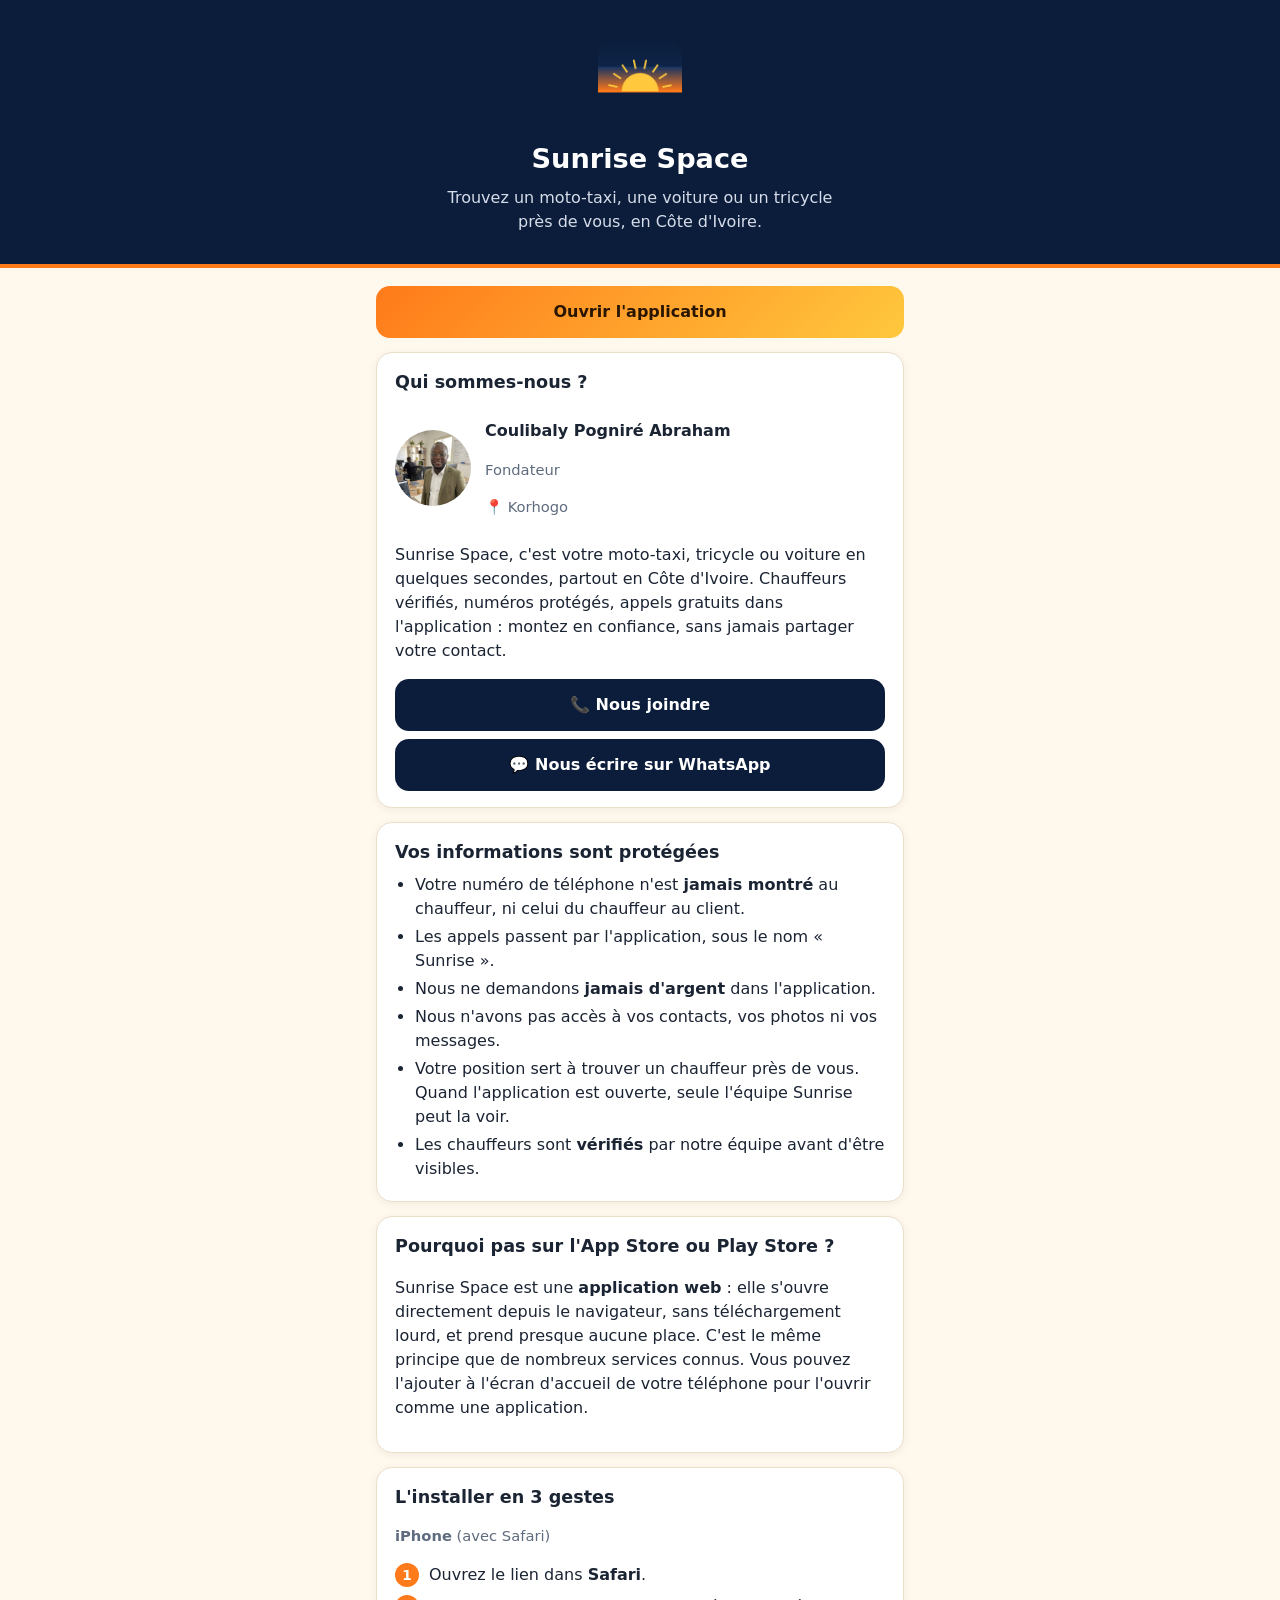
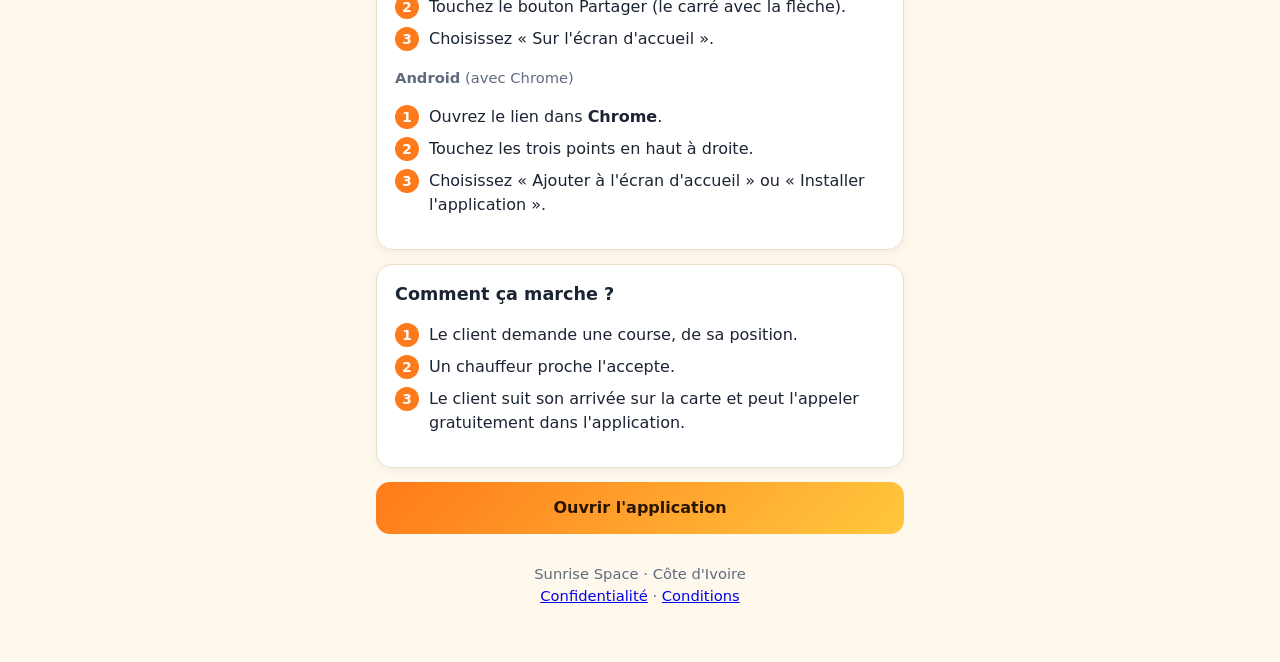
<file: bienvenue.html>
<!doctype html>
<html lang="fr">
<head>
<meta charset="utf-8">
<meta name="viewport" content="width=device-width, initial-scale=1, viewport-fit=cover">
<title>Sunrise Space — Qui sommes-nous ?</title>
<meta name="description" content="Sunrise Space : trouvez un moto-taxi, une voiture ou un tricycle près de vous en Côte d'Ivoire. Vos numéros restent privés.">
<meta name="theme-color" content="#0B1D3A">
<link rel="icon" href="/icon.svg" type="image/svg+xml">
<link rel="icon" href="/favicon-32.png" sizes="32x32" type="image/png">
<style>
:root{--night:#0B1D3A;--sun:#FF7A1A;--gold:#FFC83D;--cream:#FFF8EC;--ink:#1B2433;--muted:#5F6B7E;--line:#EBDFC9}
*{box-sizing:border-box}
body{margin:0;background:var(--cream);color:var(--ink);font:16px/1.5 system-ui,-apple-system,"Segoe UI",Roboto,Arial,sans-serif}
header{background:var(--night);color:#fff;text-align:center;padding:36px 20px 30px;border-bottom:4px solid var(--sun)}
header img{border-radius:20px}
h1{margin:12px 0 6px;font-size:1.7rem}
header p{margin:0 auto;max-width:420px;color:#d6dcea}
main{max-width:560px;margin:0 auto;padding:18px 16px 40px;display:grid;gap:14px}
section{background:#fff;border:1px solid var(--line);border-radius:16px;padding:16px 18px;box-shadow:0 2px 10px rgba(11,29,58,.06)}
h2{margin:0 0 8px;font-size:1.1rem}
ul{margin:6px 0 0;padding-left:20px}li{margin:4px 0}
.btn{display:block;text-align:center;text-decoration:none;font-weight:700;border-radius:14px;padding:14px;background:linear-gradient(135deg,var(--sun),var(--gold));color:#2a1500}
.btn.alt{background:var(--night);color:#fff;margin-top:8px}
.muted{color:var(--muted);font-size:.92rem}
.who{display:flex;gap:14px;align-items:center}
.who img{width:76px;height:76px;border-radius:50%;object-fit:cover;background:#eee;flex:none}
.who img[hidden]{display:none}
.steps{counter-reset:s;list-style:none;padding:0}
.steps li{counter-increment:s;padding-left:34px;position:relative;margin:8px 0}
.steps li:before{content:counter(s);position:absolute;left:0;top:0;width:24px;height:24px;border-radius:50%;background:var(--sun);color:#fff;font-weight:700;text-align:center;line-height:24px;font-size:.85rem}
</style>
</head>
<body>
<header>
  <img src="/icon-192.png" width="84" height="84" alt="Sunrise Space">
  <h1>Sunrise Space</h1>
  <p>Trouvez un moto-taxi, une voiture ou un tricycle près de vous, en Côte d'Ivoire.</p>
</header>
<main>
  <a class="btn" href="/">Ouvrir l'application</a>

  <section>
    <h2>Qui sommes-nous ?</h2>
    <div class="who">
      <img id="photo" alt="" hidden>
      <div>
        <p><b id="nom"></b></p>
        <p class="muted" id="role"></p>
        <p class="muted">📍 <span id="ville"></span></p>
      </div>
    </div>
    <p style="margin-top:10px" id="intro"></p>
    <a class="btn alt" id="tel" href="#">📞 Nous joindre</a>
    <a class="btn alt" id="wa" href="#" target="_blank" rel="noopener">💬 Nous écrire sur WhatsApp</a>
  </section>

  <section>
    <h2>Vos informations sont protégées</h2>
    <ul>
      <li>Votre numéro de téléphone n'est <b>jamais montré</b> au chauffeur, ni celui du chauffeur au client.</li>
      <li>Les appels passent par l'application, sous le nom « Sunrise ».</li>
      <li>Nous ne demandons <b>jamais d'argent</b> dans l'application.</li>
      <li>Nous n'avons pas accès à vos contacts, vos photos ni vos messages.</li>
      <li>Votre position sert à trouver un chauffeur près de vous. Quand l'application est ouverte, seule l'équipe Sunrise peut la voir.</li>
      <li>Les chauffeurs sont <b>vérifiés</b> par notre équipe avant d'être visibles.</li>
    </ul>
  </section>

  <section>
    <h2>Pourquoi pas sur l'App Store ou Play Store ?</h2>
    <p>Sunrise Space est une <b>application web</b> : elle s'ouvre directement depuis le navigateur, sans téléchargement lourd, et prend presque aucune place. C'est le même principe que de nombreux services connus. Vous pouvez l'ajouter à l'écran d'accueil de votre téléphone pour l'ouvrir comme une application.</p>
  </section>

  <section>
    <h2>L'installer en 3 gestes</h2>
    <p class="muted"><b>iPhone</b> (avec Safari)</p>
    <ol class="steps"><li>Ouvrez le lien dans <b>Safari</b>.</li><li>Touchez le bouton Partager (le carré avec la flèche).</li><li>Choisissez « Sur l'écran d'accueil ».</li></ol>
    <p class="muted" style="margin-top:10px"><b>Android</b> (avec Chrome)</p>
    <ol class="steps"><li>Ouvrez le lien dans <b>Chrome</b>.</li><li>Touchez les trois points en haut à droite.</li><li>Choisissez « Ajouter à l'écran d'accueil » ou « Installer l'application ».</li></ol>
  </section>

  <section>
    <h2>Comment ça marche ?</h2>
    <ol class="steps"><li>Le client demande une course, de sa position.</li><li>Un chauffeur proche l'accepte.</li><li>Le client suit son arrivée sur la carte et peut l'appeler gratuitement dans l'application.</li></ol>
  </section>

  <a class="btn" href="/">Ouvrir l'application</a>
  <p class="muted" style="text-align:center">Sunrise Space · Côte d'Ivoire<br><a href="/confidentialite">Confidentialité</a> · <a href="/conditions">Conditions</a></p>
</main>
<script src="/bienvenue.js" defer></script>
</body>
</html>
</file>
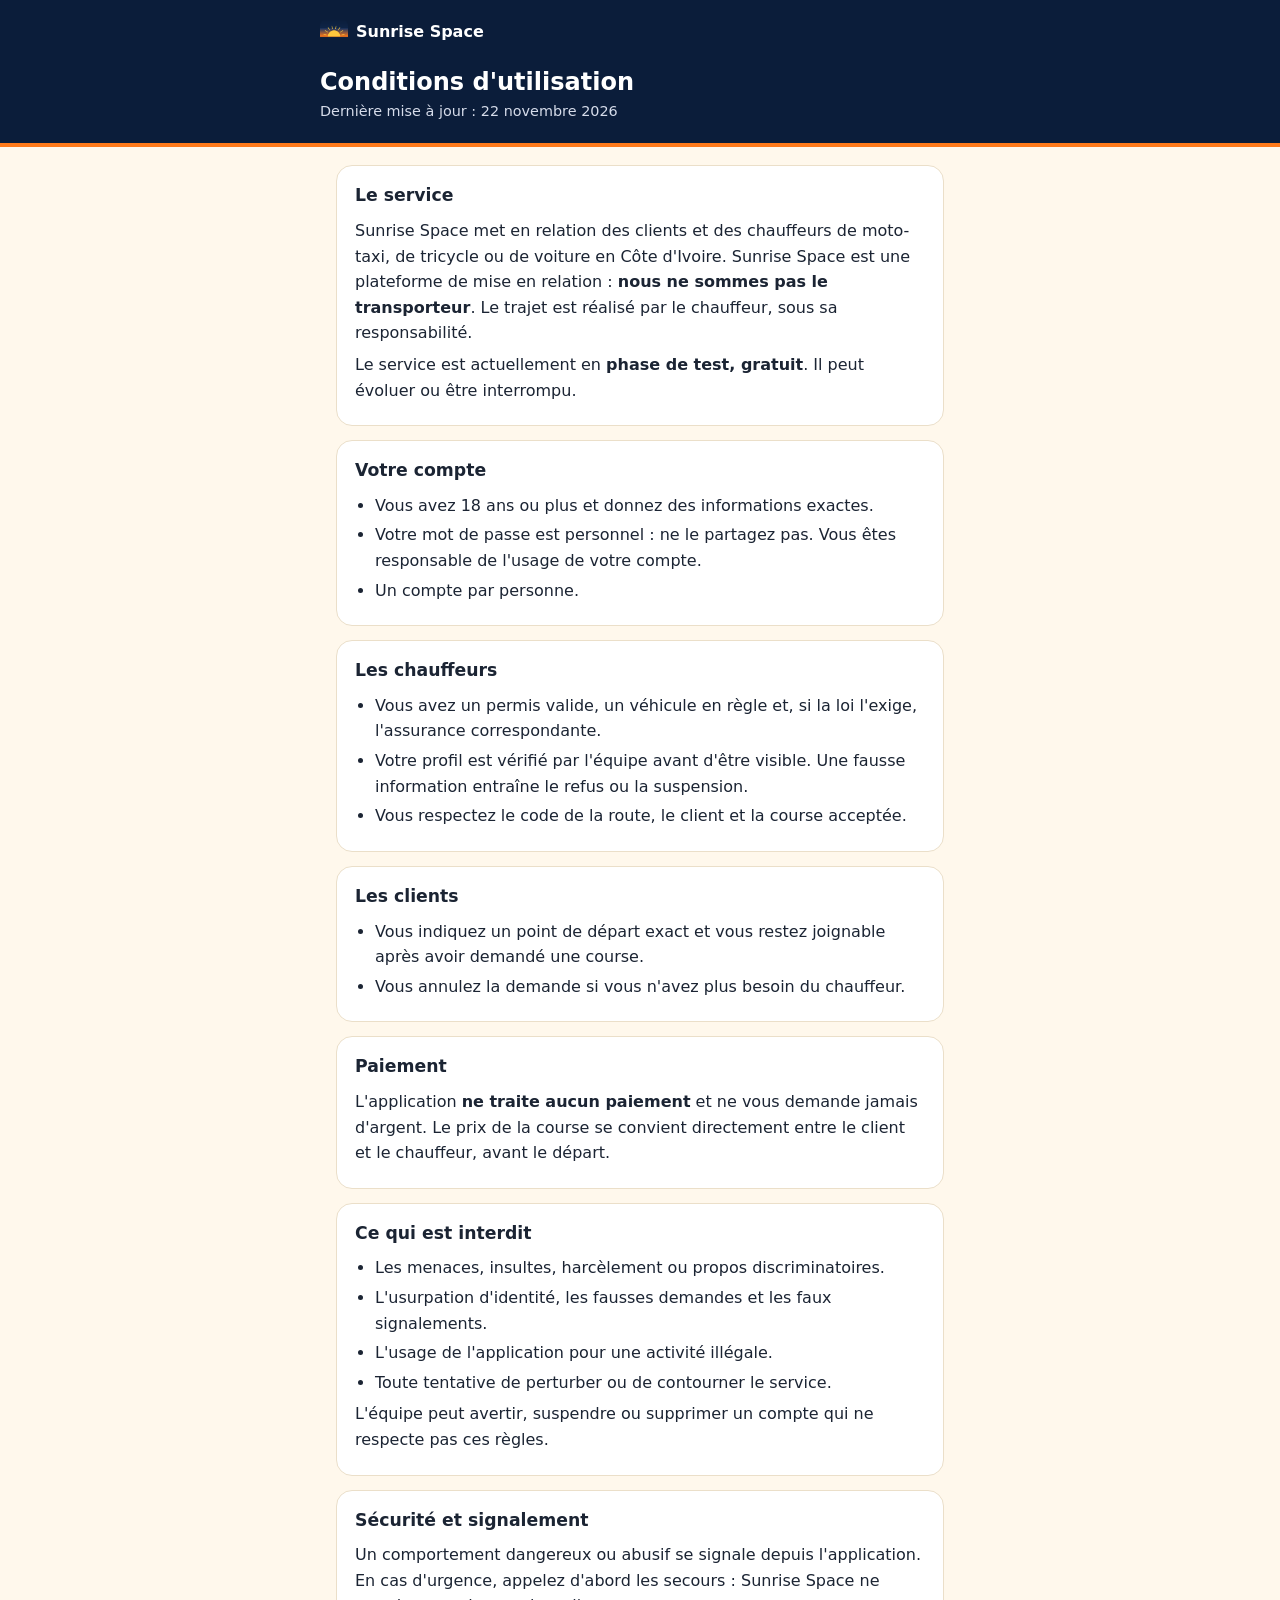
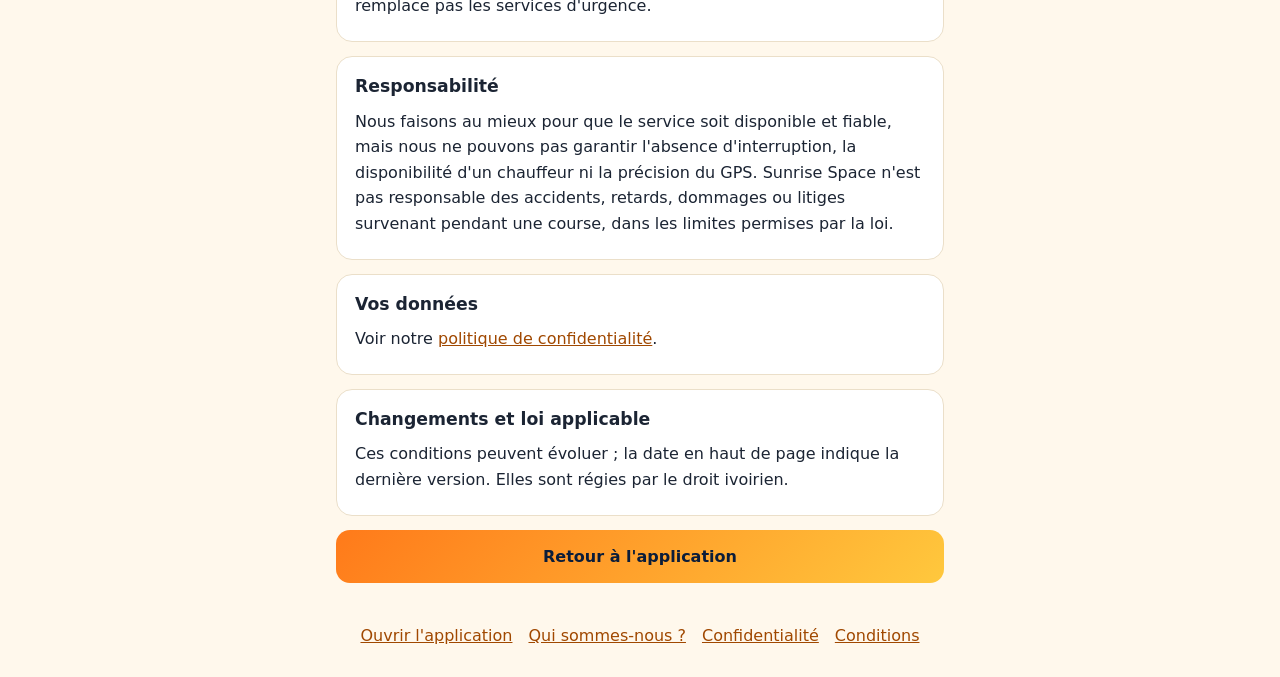
<file: conditions.html>
<!doctype html>
<html lang="fr">
<head>
<meta charset="utf-8">
<meta name="viewport" content="width=device-width, initial-scale=1, viewport-fit=cover">
<title>Conditions d'utilisation — Sunrise Space</title>
<meta name="description" content="Les règles d'utilisation de Sunrise Space pour les clients et les chauffeurs.">
<meta name="theme-color" content="#0B1D3A">
<meta name="robots" content="index,follow">
<link rel="icon" href="/icon.svg" type="image/svg+xml">
<link rel="icon" href="/favicon-32.png" sizes="32x32" type="image/png">
<link rel="apple-touch-icon" href="/icon-192.png">
<style>
:root{--night:#0B1D3A;--sun:#FF7A1A;--gold:#FFC83D;--cream:#FFF8EC;--ink:#1B2433;--muted:#5F6B7E;--line:#EBDFC9}
*{box-sizing:border-box}
body{margin:0;background:var(--cream);color:var(--ink);font:16px/1.6 system-ui,-apple-system,"Segoe UI",Roboto,Arial,sans-serif}
header{background:var(--night);color:#fff;padding:calc(18px + env(safe-area-inset-top)) 20px 20px;border-bottom:4px solid var(--sun)}
header .in{max-width:640px;margin:0 auto}
header a{color:#fff;text-decoration:none;font-weight:700;display:inline-flex;gap:8px;align-items:center}
header img{border-radius:8px}
h1{margin:14px 0 4px;font-size:1.5rem;line-height:1.2}
header p{margin:0;color:#d6dcea;font-size:.9rem}
main{max-width:640px;margin:0 auto;padding:18px 16px 40px;display:grid;gap:14px}
section{background:#fff;border:1px solid var(--line);border-radius:16px;padding:16px 18px}
h2{margin:0 0 8px;font-size:1.08rem}
p{margin:6px 0}ul{margin:6px 0;padding-left:20px}li{margin:4px 0}
a{color:#A04800}
.btn{display:block;text-align:center;text-decoration:none;font-weight:700;border-radius:14px;padding:14px;background:linear-gradient(135deg,var(--sun),var(--gold));color:#0B1D3A}
.muted{color:var(--muted);font-size:.9rem}
footer{max-width:640px;margin:0 auto;padding:0 16px calc(28px + env(safe-area-inset-bottom));text-align:center}
footer a{margin:0 8px}
a:focus-visible{outline:3px solid var(--night);outline-offset:2px}
</style>
</head>
<body>
<header><div class="in"><a href="/"><img src="/icon-192.png" width="28" height="28" alt="">Sunrise Space</a>
<h1>Conditions d'utilisation</h1><p>Dernière mise à jour : 22 novembre 2026</p></div></header>
<main>
<section><h2>Le service</h2>
<p>Sunrise Space met en relation des clients et des chauffeurs de moto-taxi, de tricycle ou de voiture en Côte d'Ivoire. Sunrise Space est une plateforme de mise en relation : <b>nous ne sommes pas le transporteur</b>. Le trajet est réalisé par le chauffeur, sous sa responsabilité.</p>
<p>Le service est actuellement en <b>phase de test, gratuit</b>. Il peut évoluer ou être interrompu.</p></section>

<section><h2>Votre compte</h2><ul>
<li>Vous avez 18 ans ou plus et donnez des informations exactes.</li>
<li>Votre mot de passe est personnel : ne le partagez pas. Vous êtes responsable de l'usage de votre compte.</li>
<li>Un compte par personne.</li></ul></section>

<section><h2>Les chauffeurs</h2><ul>
<li>Vous avez un permis valide, un véhicule en règle et, si la loi l'exige, l'assurance correspondante.</li>
<li>Votre profil est vérifié par l'équipe avant d'être visible. Une fausse information entraîne le refus ou la suspension.</li>
<li>Vous respectez le code de la route, le client et la course acceptée.</li></ul></section>

<section><h2>Les clients</h2><ul>
<li>Vous indiquez un point de départ exact et vous restez joignable après avoir demandé une course.</li>
<li>Vous annulez la demande si vous n'avez plus besoin du chauffeur.</li></ul></section>

<section><h2>Paiement</h2>
<p>L'application <b>ne traite aucun paiement</b> et ne vous demande jamais d'argent. Le prix de la course se convient directement entre le client et le chauffeur, avant le départ.</p></section>

<section><h2>Ce qui est interdit</h2><ul>
<li>Les menaces, insultes, harcèlement ou propos discriminatoires.</li>
<li>L'usurpation d'identité, les fausses demandes et les faux signalements.</li>
<li>L'usage de l'application pour une activité illégale.</li>
<li>Toute tentative de perturber ou de contourner le service.</li></ul>
<p>L'équipe peut avertir, suspendre ou supprimer un compte qui ne respecte pas ces règles.</p></section>

<section><h2>Sécurité et signalement</h2>
<p>Un comportement dangereux ou abusif se signale depuis l'application. En cas d'urgence, appelez d'abord les secours : Sunrise Space ne remplace pas les services d'urgence.</p></section>

<section><h2>Responsabilité</h2>
<p>Nous faisons au mieux pour que le service soit disponible et fiable, mais nous ne pouvons pas garantir l'absence d'interruption, la disponibilité d'un chauffeur ni la précision du GPS. Sunrise Space n'est pas responsable des accidents, retards, dommages ou litiges survenant pendant une course, dans les limites permises par la loi.</p></section>

<section><h2>Vos données</h2><p>Voir notre <a href="/confidentialite">politique de confidentialité</a>.</p></section>

<section><h2>Changements et loi applicable</h2>
<p>Ces conditions peuvent évoluer ; la date en haut de page indique la dernière version. Elles sont régies par le droit ivoirien.</p></section>

<a class="btn" href="/">Retour à l'application</a>
</main>
<footer><a href="/">Ouvrir l'application</a><a href="/bienvenue.html">Qui sommes-nous ?</a><a href="/confidentialite">Confidentialité</a><a href="/conditions">Conditions</a></footer>
</body>
</html>
</file>
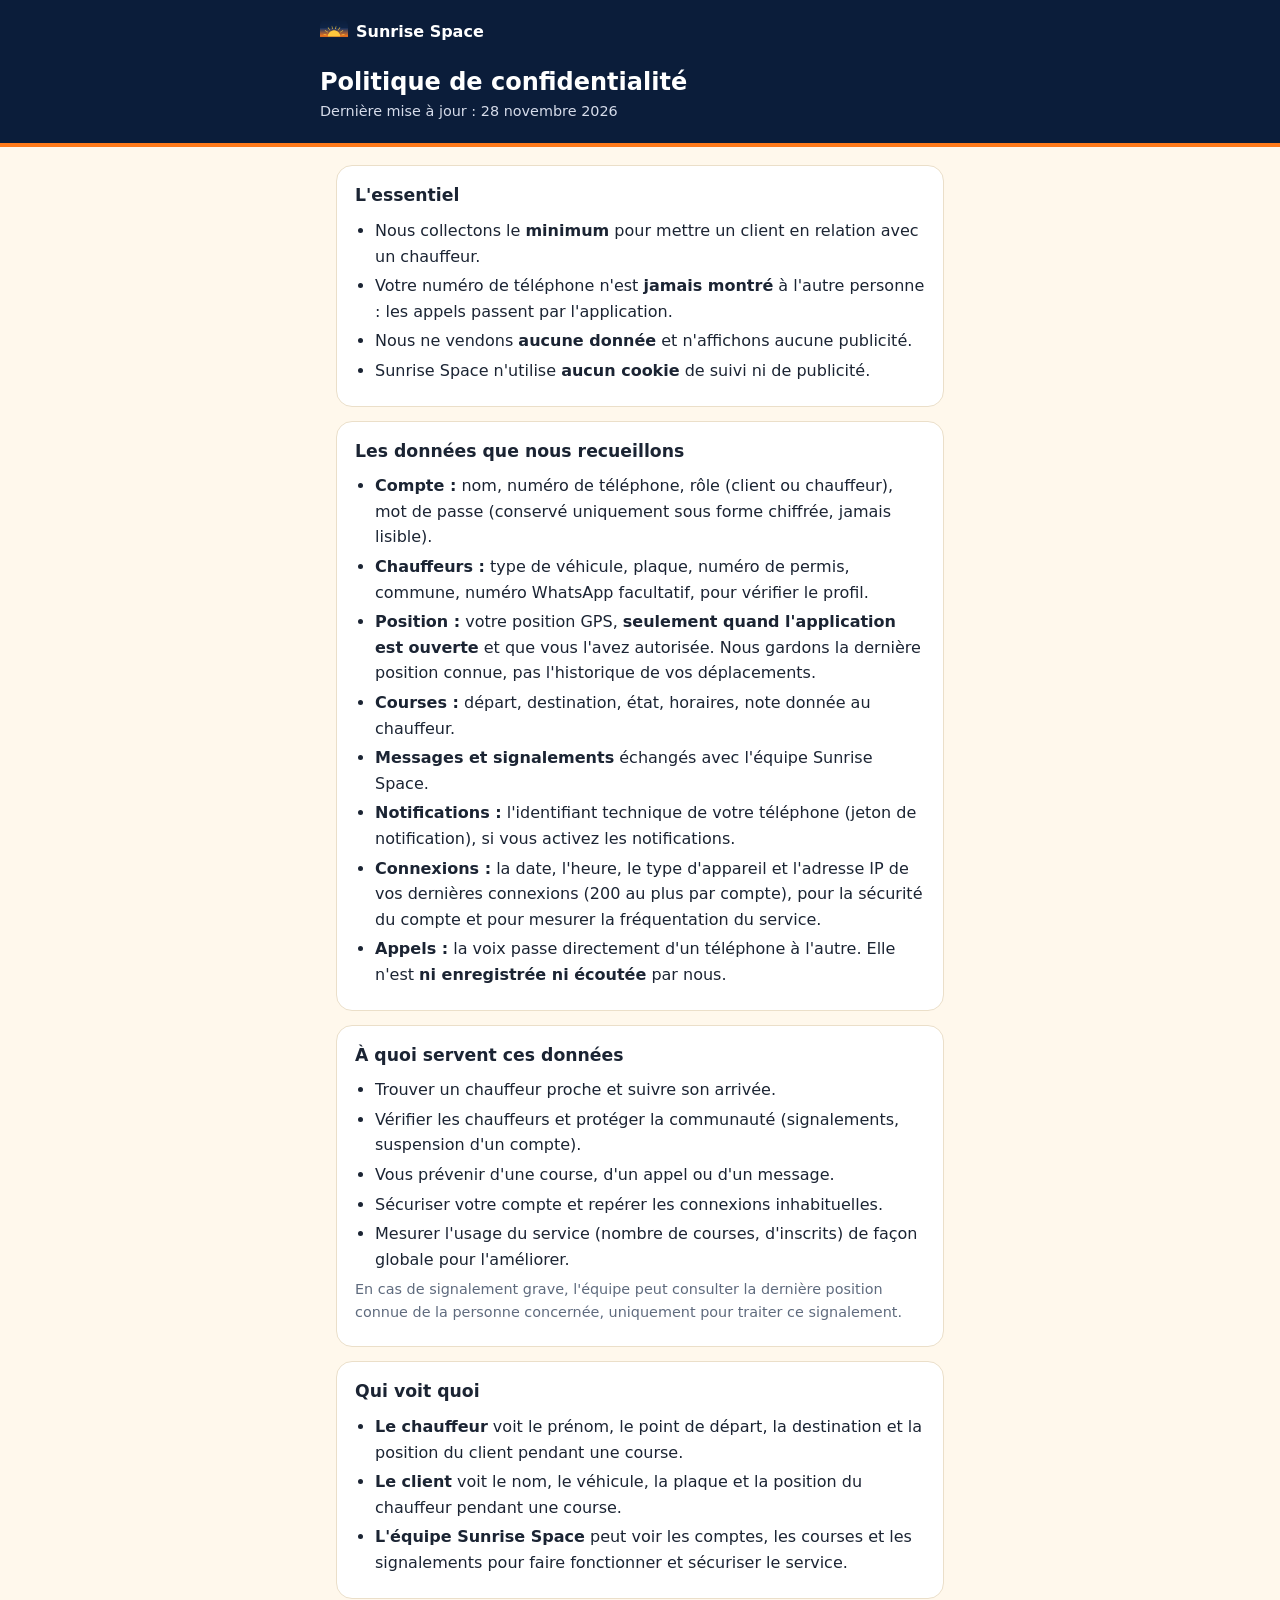
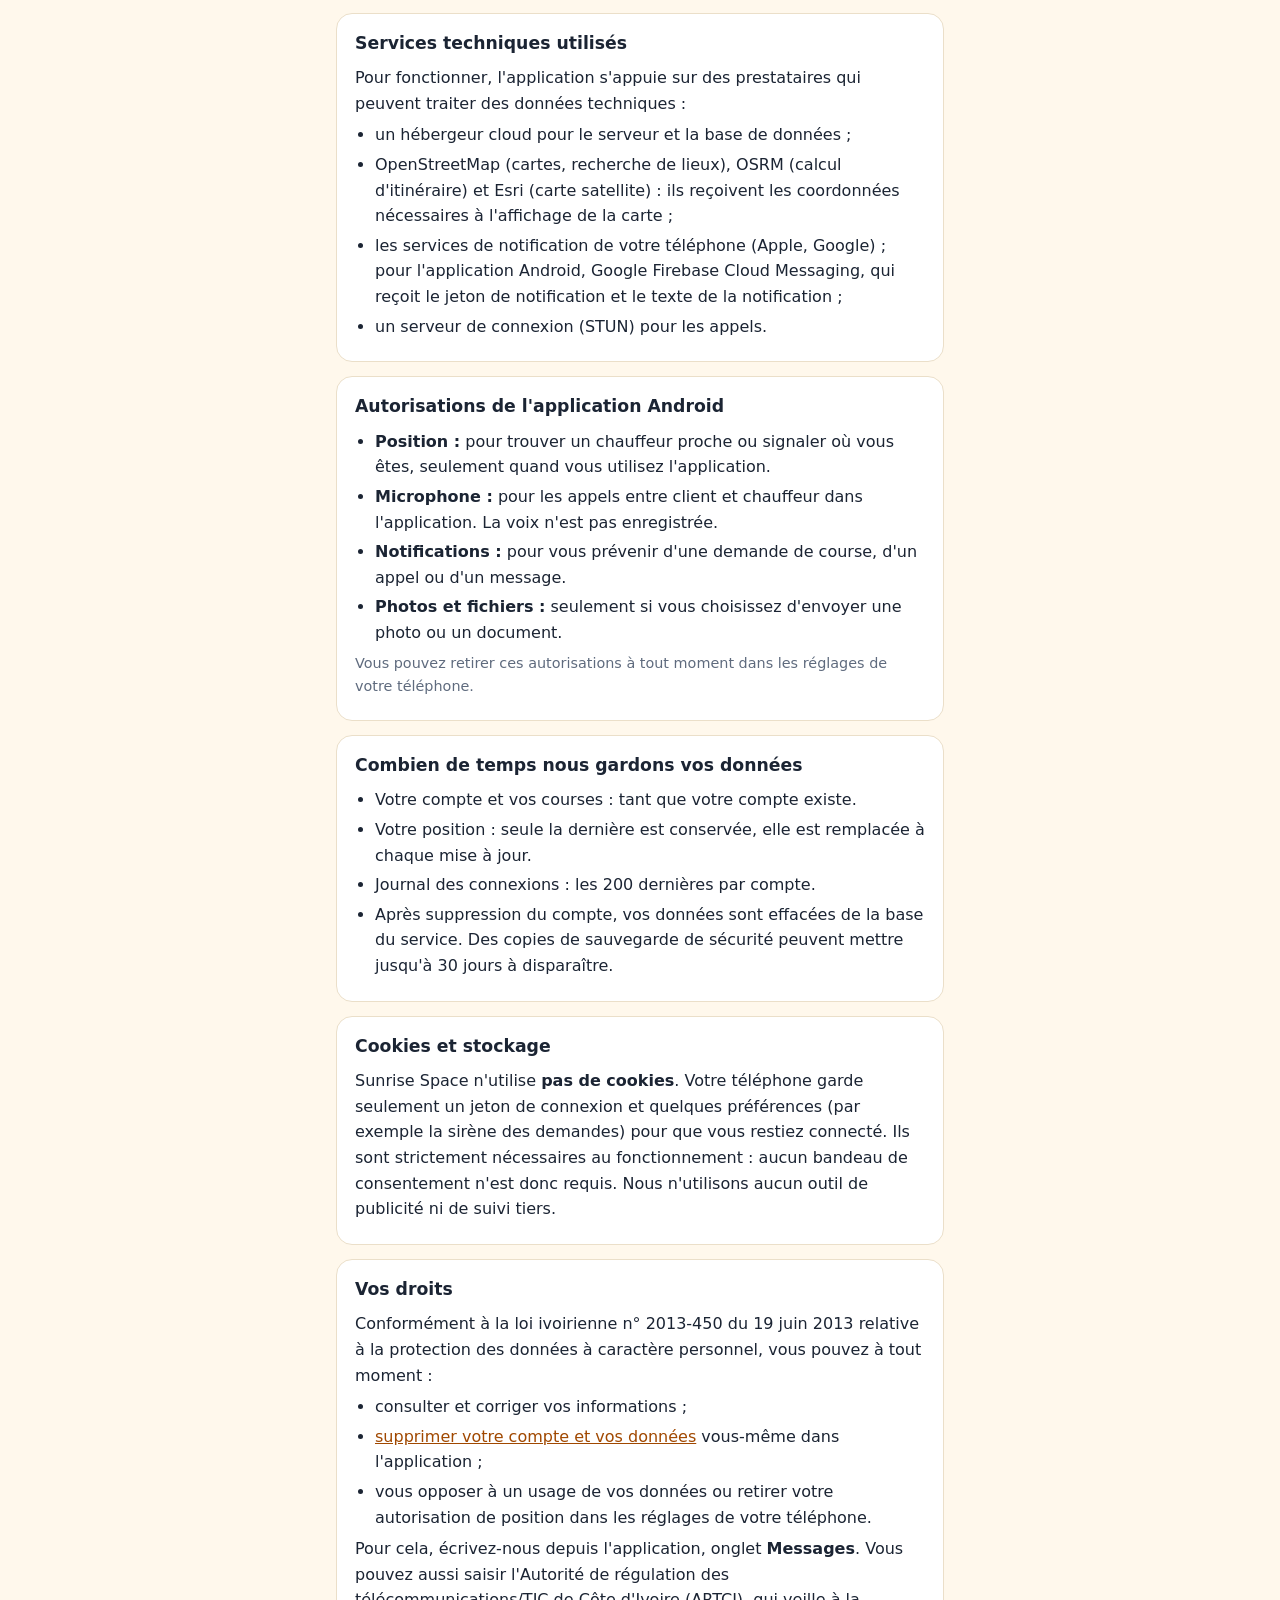
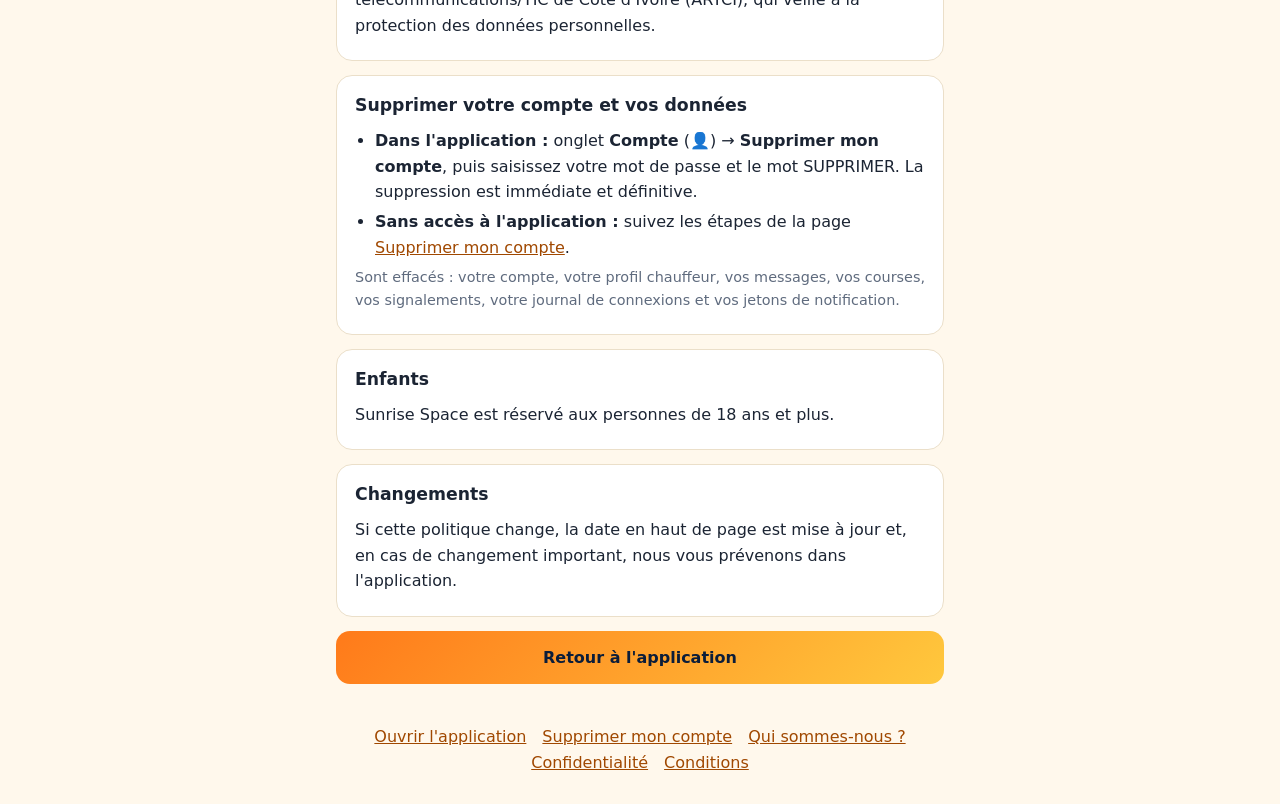
<file: confidentialite.html>
<!doctype html>
<html lang="fr">
<head>
<meta charset="utf-8">
<meta name="viewport" content="width=device-width, initial-scale=1, viewport-fit=cover">
<title>Politique de confidentialité — Sunrise Space</title>
<meta name="description" content="Quelles données Sunrise Space collecte, pourquoi, combien de temps, et comment exercer vos droits.">
<meta name="theme-color" content="#0B1D3A">
<meta name="robots" content="index,follow">
<link rel="icon" href="/icon.svg" type="image/svg+xml">
<link rel="icon" href="/favicon-32.png" sizes="32x32" type="image/png">
<link rel="apple-touch-icon" href="/icon-192.png">
<style>
:root{--night:#0B1D3A;--sun:#FF7A1A;--gold:#FFC83D;--cream:#FFF8EC;--ink:#1B2433;--muted:#5F6B7E;--line:#EBDFC9}
*{box-sizing:border-box}
body{margin:0;background:var(--cream);color:var(--ink);font:16px/1.6 system-ui,-apple-system,"Segoe UI",Roboto,Arial,sans-serif}
header{background:var(--night);color:#fff;padding:calc(18px + env(safe-area-inset-top)) 20px 20px;border-bottom:4px solid var(--sun)}
header .in{max-width:640px;margin:0 auto}
header a{color:#fff;text-decoration:none;font-weight:700;display:inline-flex;gap:8px;align-items:center}
header img{border-radius:8px}
h1{margin:14px 0 4px;font-size:1.5rem;line-height:1.2}
header p{margin:0;color:#d6dcea;font-size:.9rem}
main{max-width:640px;margin:0 auto;padding:18px 16px 40px;display:grid;gap:14px}
section{background:#fff;border:1px solid var(--line);border-radius:16px;padding:16px 18px}
h2{margin:0 0 8px;font-size:1.08rem}
p{margin:6px 0}ul{margin:6px 0;padding-left:20px}li{margin:4px 0}
a{color:#A04800}
.btn{display:block;text-align:center;text-decoration:none;font-weight:700;border-radius:14px;padding:14px;background:linear-gradient(135deg,var(--sun),var(--gold));color:#0B1D3A}
.muted{color:var(--muted);font-size:.9rem}
footer{max-width:640px;margin:0 auto;padding:0 16px calc(28px + env(safe-area-inset-bottom));text-align:center}
footer a{margin:0 8px}
a:focus-visible{outline:3px solid var(--night);outline-offset:2px}
</style>
</head>
<body>
<header><div class="in"><a href="/"><img src="/icon-192.png" width="28" height="28" alt="">Sunrise Space</a>
<h1>Politique de confidentialité</h1><p>Dernière mise à jour : 28 novembre 2026</p></div></header>
<main>
<section><h2>L'essentiel</h2><ul>
<li>Nous collectons le <b>minimum</b> pour mettre un client en relation avec un chauffeur.</li>
<li>Votre numéro de téléphone n'est <b>jamais montré</b> à l'autre personne : les appels passent par l'application.</li>
<li>Nous ne vendons <b>aucune donnée</b> et n'affichons aucune publicité.</li>
<li>Sunrise Space n'utilise <b>aucun cookie</b> de suivi ni de publicité.</li></ul></section>

<section><h2>Les données que nous recueillons</h2><ul>
<li><b>Compte :</b> nom, numéro de téléphone, rôle (client ou chauffeur), mot de passe (conservé uniquement sous forme chiffrée, jamais lisible).</li>
<li><b>Chauffeurs :</b> type de véhicule, plaque, numéro de permis, commune, numéro WhatsApp facultatif, pour vérifier le profil.</li>
<li><b>Position :</b> votre position GPS, <b>seulement quand l'application est ouverte</b> et que vous l'avez autorisée. Nous gardons la dernière position connue, pas l'historique de vos déplacements.</li>
<li><b>Courses :</b> départ, destination, état, horaires, note donnée au chauffeur.</li>
<li><b>Messages et signalements</b> échangés avec l'équipe Sunrise Space.</li>
<li><b>Notifications :</b> l'identifiant technique de votre téléphone (jeton de notification), si vous activez les notifications.</li>
<li><b>Connexions :</b> la date, l'heure, le type d'appareil et l'adresse IP de vos dernières connexions (200 au plus par compte), pour la sécurité du compte et pour mesurer la fréquentation du service.</li>
<li><b>Appels :</b> la voix passe directement d'un téléphone à l'autre. Elle n'est <b>ni enregistrée ni écoutée</b> par nous.</li></ul></section>

<section><h2>À quoi servent ces données</h2><ul>
<li>Trouver un chauffeur proche et suivre son arrivée.</li>
<li>Vérifier les chauffeurs et protéger la communauté (signalements, suspension d'un compte).</li>
<li>Vous prévenir d'une course, d'un appel ou d'un message.</li>
<li>Sécuriser votre compte et repérer les connexions inhabituelles.</li>
<li>Mesurer l'usage du service (nombre de courses, d'inscrits) de façon globale pour l'améliorer.</li></ul>
<p class="muted">En cas de signalement grave, l'équipe peut consulter la dernière position connue de la personne concernée, uniquement pour traiter ce signalement.</p></section>

<section><h2>Qui voit quoi</h2><ul>
<li><b>Le chauffeur</b> voit le prénom, le point de départ, la destination et la position du client pendant une course.</li>
<li><b>Le client</b> voit le nom, le véhicule, la plaque et la position du chauffeur pendant une course.</li>
<li><b>L'équipe Sunrise Space</b> peut voir les comptes, les courses et les signalements pour faire fonctionner et sécuriser le service.</li></ul></section>

<section><h2>Services techniques utilisés</h2>
<p>Pour fonctionner, l'application s'appuie sur des prestataires qui peuvent traiter des données techniques :</p><ul>
<li>un hébergeur cloud pour le serveur et la base de données ;</li>
<li>OpenStreetMap (cartes, recherche de lieux), OSRM (calcul d'itinéraire) et Esri (carte satellite) : ils reçoivent les coordonnées nécessaires à l'affichage de la carte ;</li>
<li>les services de notification de votre téléphone (Apple, Google) ; pour l'application Android, Google Firebase Cloud Messaging, qui reçoit le jeton de notification et le texte de la notification ;</li>
<li>un serveur de connexion (STUN) pour les appels.</li></ul></section>

<section><h2>Autorisations de l'application Android</h2><ul>
<li><b>Position :</b> pour trouver un chauffeur proche ou signaler où vous êtes, seulement quand vous utilisez l'application.</li>
<li><b>Microphone :</b> pour les appels entre client et chauffeur dans l'application. La voix n'est pas enregistrée.</li>
<li><b>Notifications :</b> pour vous prévenir d'une demande de course, d'un appel ou d'un message.</li>
<li><b>Photos et fichiers :</b> seulement si vous choisissez d'envoyer une photo ou un document.</li></ul>
<p class="muted">Vous pouvez retirer ces autorisations à tout moment dans les réglages de votre téléphone.</p></section>

<section><h2>Combien de temps nous gardons vos données</h2><ul>
<li>Votre compte et vos courses : tant que votre compte existe.</li>
<li>Votre position : seule la dernière est conservée, elle est remplacée à chaque mise à jour.</li>
<li>Journal des connexions : les 200 dernières par compte.</li>
<li>Après suppression du compte, vos données sont effacées de la base du service. Des copies de sauvegarde de sécurité peuvent mettre jusqu'à 30 jours à disparaître.</li></ul></section>

<section><h2>Cookies et stockage</h2>
<p>Sunrise Space n'utilise <b>pas de cookies</b>. Votre téléphone garde seulement un jeton de connexion et quelques préférences (par exemple la sirène des demandes) pour que vous restiez connecté. Ils sont strictement nécessaires au fonctionnement : aucun bandeau de consentement n'est donc requis. Nous n'utilisons aucun outil de publicité ni de suivi tiers.</p></section>

<section><h2>Vos droits</h2>
<p>Conformément à la loi ivoirienne n° 2013-450 du 19 juin 2013 relative à la protection des données à caractère personnel, vous pouvez à tout moment :</p><ul>
<li>consulter et corriger vos informations ;</li><li><a href="#suppression">supprimer votre compte et vos données</a> vous-même dans l'application ;</li><li>vous opposer à un usage de vos données ou retirer votre autorisation de position dans les réglages de votre téléphone.</li></ul>
<p>Pour cela, écrivez-nous depuis l'application, onglet <b>Messages</b>. Vous pouvez aussi saisir l'Autorité de régulation des télécommunications/TIC de Côte d'Ivoire (ARTCI), qui veille à la protection des données personnelles.</p></section>

<section id="suppression"><h2>Supprimer votre compte et vos données</h2>
<ul><li><b>Dans l'application :</b> onglet <b>Compte</b> (👤) → <b>Supprimer mon compte</b>, puis saisissez votre mot de passe et le mot SUPPRIMER. La suppression est immédiate et définitive.</li>
<li><b>Sans accès à l'application :</b> suivez les étapes de la page <a href="/suppression-compte">Supprimer mon compte</a>.</li></ul>
<p class="muted">Sont effacés : votre compte, votre profil chauffeur, vos messages, vos courses, vos signalements, votre journal de connexions et vos jetons de notification.</p></section>

<section><h2>Enfants</h2><p>Sunrise Space est réservé aux personnes de 18 ans et plus.</p></section>

<section><h2>Changements</h2><p>Si cette politique change, la date en haut de page est mise à jour et, en cas de changement important, nous vous prévenons dans l'application.</p></section>

<a class="btn" href="/">Retour à l'application</a>
</main>
<footer><a href="/">Ouvrir l'application</a><a href="/suppression-compte">Supprimer mon compte</a><a href="/bienvenue.html">Qui sommes-nous ?</a><a href="/confidentialite">Confidentialité</a><a href="/conditions">Conditions</a></footer>
</body>
</html>
</file>
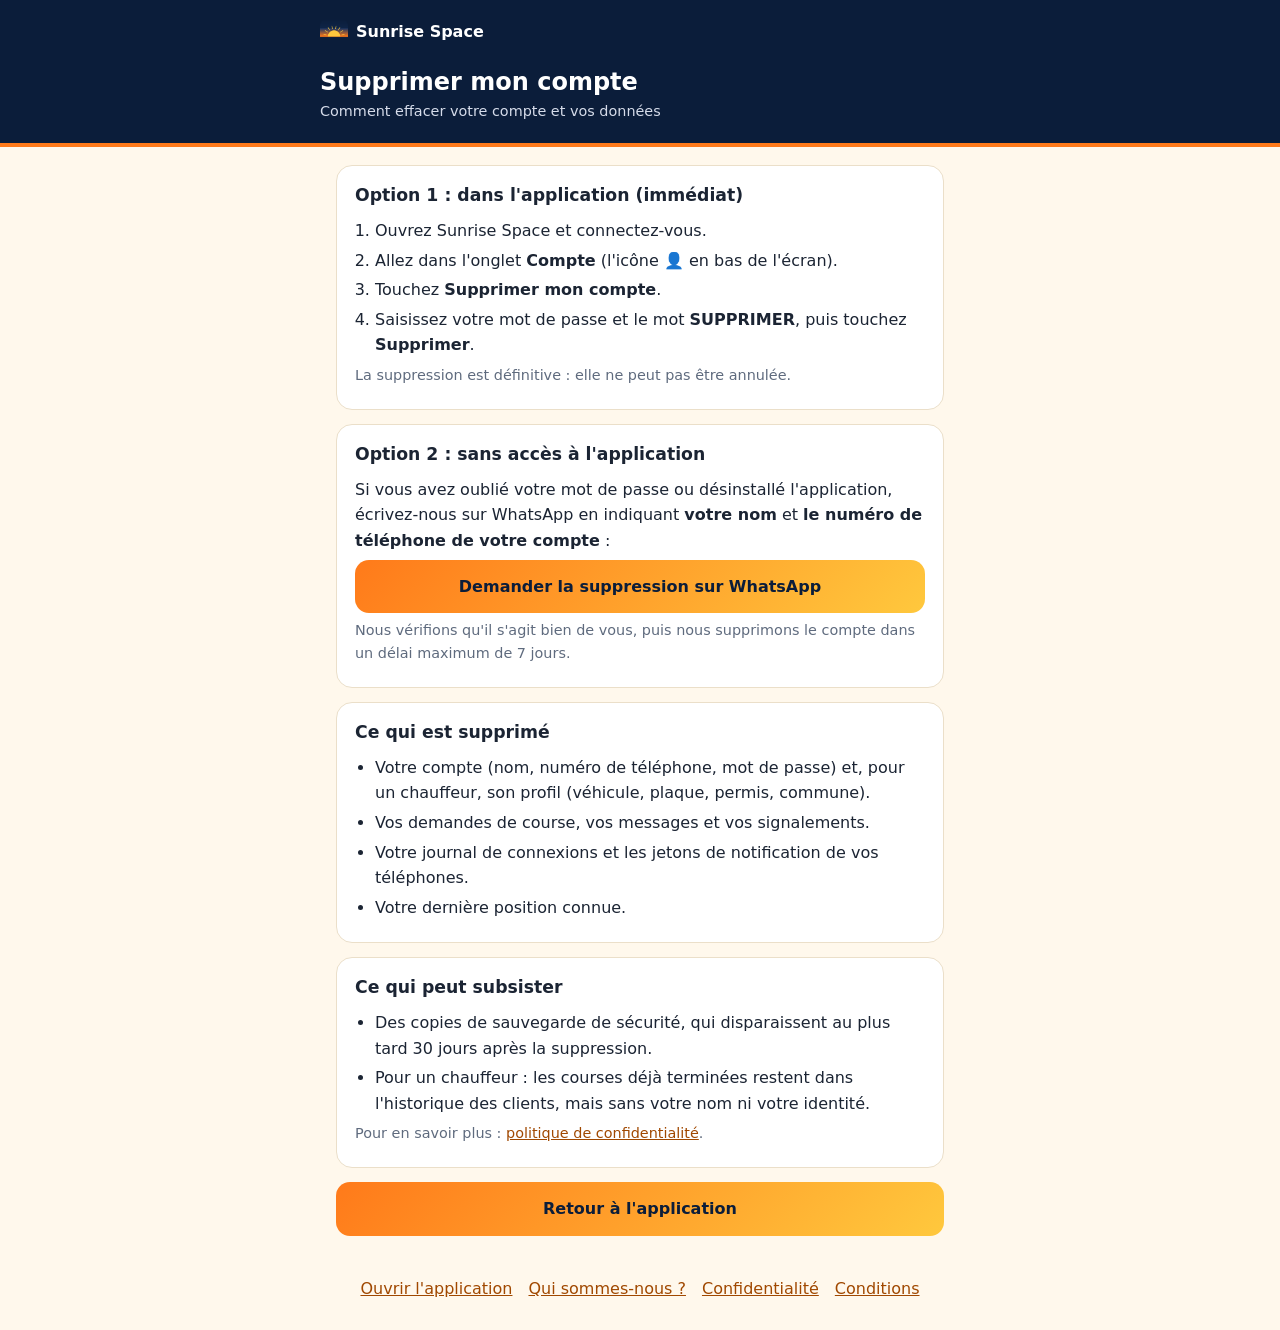
<file: suppression-compte.html>
<!doctype html>
<html lang="fr">
<head>
<meta charset="utf-8">
<meta name="viewport" content="width=device-width, initial-scale=1, viewport-fit=cover">
<title>Supprimer mon compte — Sunrise Space</title>
<meta name="description" content="Comment supprimer votre compte Sunrise Space et vos données, dans l'application ou en nous contactant.">
<meta name="theme-color" content="#0B1D3A">
<meta name="robots" content="index,follow">
<link rel="icon" href="/icon.svg" type="image/svg+xml">
<link rel="icon" href="/favicon-32.png" sizes="32x32" type="image/png">
<link rel="apple-touch-icon" href="/icon-192.png">
<style>
:root{--night:#0B1D3A;--sun:#FF7A1A;--gold:#FFC83D;--cream:#FFF8EC;--ink:#1B2433;--muted:#5F6B7E;--line:#EBDFC9}
*{box-sizing:border-box}
body{margin:0;background:var(--cream);color:var(--ink);font:16px/1.6 system-ui,-apple-system,"Segoe UI",Roboto,Arial,sans-serif}
header{background:var(--night);color:#fff;padding:calc(18px + env(safe-area-inset-top)) 20px 20px;border-bottom:4px solid var(--sun)}
header .in{max-width:640px;margin:0 auto}
header a{color:#fff;text-decoration:none;font-weight:700;display:inline-flex;gap:8px;align-items:center}
header img{border-radius:8px}
h1{margin:14px 0 4px;font-size:1.5rem;line-height:1.2}
header p{margin:0;color:#d6dcea;font-size:.9rem}
main{max-width:640px;margin:0 auto;padding:18px 16px 40px;display:grid;gap:14px}
section{background:#fff;border:1px solid var(--line);border-radius:16px;padding:16px 18px}
h2{margin:0 0 8px;font-size:1.08rem}
p{margin:6px 0}ul,ol{margin:6px 0;padding-left:20px}li{margin:4px 0}
a{color:#A04800}
.btn{display:block;text-align:center;text-decoration:none;font-weight:700;border-radius:14px;padding:14px;background:linear-gradient(135deg,var(--sun),var(--gold));color:#0B1D3A}
.muted{color:var(--muted);font-size:.9rem}
footer{max-width:640px;margin:0 auto;padding:0 16px calc(28px + env(safe-area-inset-bottom));text-align:center}
footer a{margin:0 8px}
a:focus-visible{outline:3px solid var(--night);outline-offset:2px}
</style>
</head>
<body>
<header><div class="in"><a href="/"><img src="/icon-192.png" width="28" height="28" alt="">Sunrise Space</a>
<h1>Supprimer mon compte</h1><p>Comment effacer votre compte et vos données</p></div></header>
<main>
<section><h2>Option 1 : dans l'application (immédiat)</h2>
<ol><li>Ouvrez Sunrise Space et connectez-vous.</li>
<li>Allez dans l'onglet <b>Compte</b> (l'icône 👤 en bas de l'écran).</li>
<li>Touchez <b>Supprimer mon compte</b>.</li>
<li>Saisissez votre mot de passe et le mot <b>SUPPRIMER</b>, puis touchez <b>Supprimer</b>.</li></ol>
<p class="muted">La suppression est définitive : elle ne peut pas être annulée.</p></section>

<section><h2>Option 2 : sans accès à l'application</h2>
<p>Si vous avez oublié votre mot de passe ou désinstallé l'application, écrivez-nous sur WhatsApp en indiquant <b>votre nom</b> et <b>le numéro de téléphone de votre compte</b> :</p>
<a class="btn" href="https://wa.me/2250140062296?text=Bonjour%2C%20je%20souhaite%20supprimer%20mon%20compte%20Sunrise%20Space.%20Mon%20nom%20%3A%20%20%E2%80%A6%20%2F%20Mon%20num%C3%A9ro%20%3A%20%20%E2%80%A6" rel="noopener">Demander la suppression sur WhatsApp</a>
<p class="muted">Nous vérifions qu'il s'agit bien de vous, puis nous supprimons le compte dans un délai maximum de 7 jours.</p></section>

<section><h2>Ce qui est supprimé</h2><ul>
<li>Votre compte (nom, numéro de téléphone, mot de passe) et, pour un chauffeur, son profil (véhicule, plaque, permis, commune).</li>
<li>Vos demandes de course, vos messages et vos signalements.</li>
<li>Votre journal de connexions et les jetons de notification de vos téléphones.</li>
<li>Votre dernière position connue.</li></ul></section>

<section><h2>Ce qui peut subsister</h2><ul>
<li>Des copies de sauvegarde de sécurité, qui disparaissent au plus tard 30 jours après la suppression.</li>
<li>Pour un chauffeur : les courses déjà terminées restent dans l'historique des clients, mais sans votre nom ni votre identité.</li></ul>
<p class="muted">Pour en savoir plus : <a href="/confidentialite">politique de confidentialité</a>.</p></section>

<a class="btn" href="/">Retour à l'application</a>
</main>
<footer><a href="/">Ouvrir l'application</a><a href="/bienvenue.html">Qui sommes-nous ?</a><a href="/confidentialite">Confidentialité</a><a href="/conditions">Conditions</a></footer>
</body>
</html>
</file>
